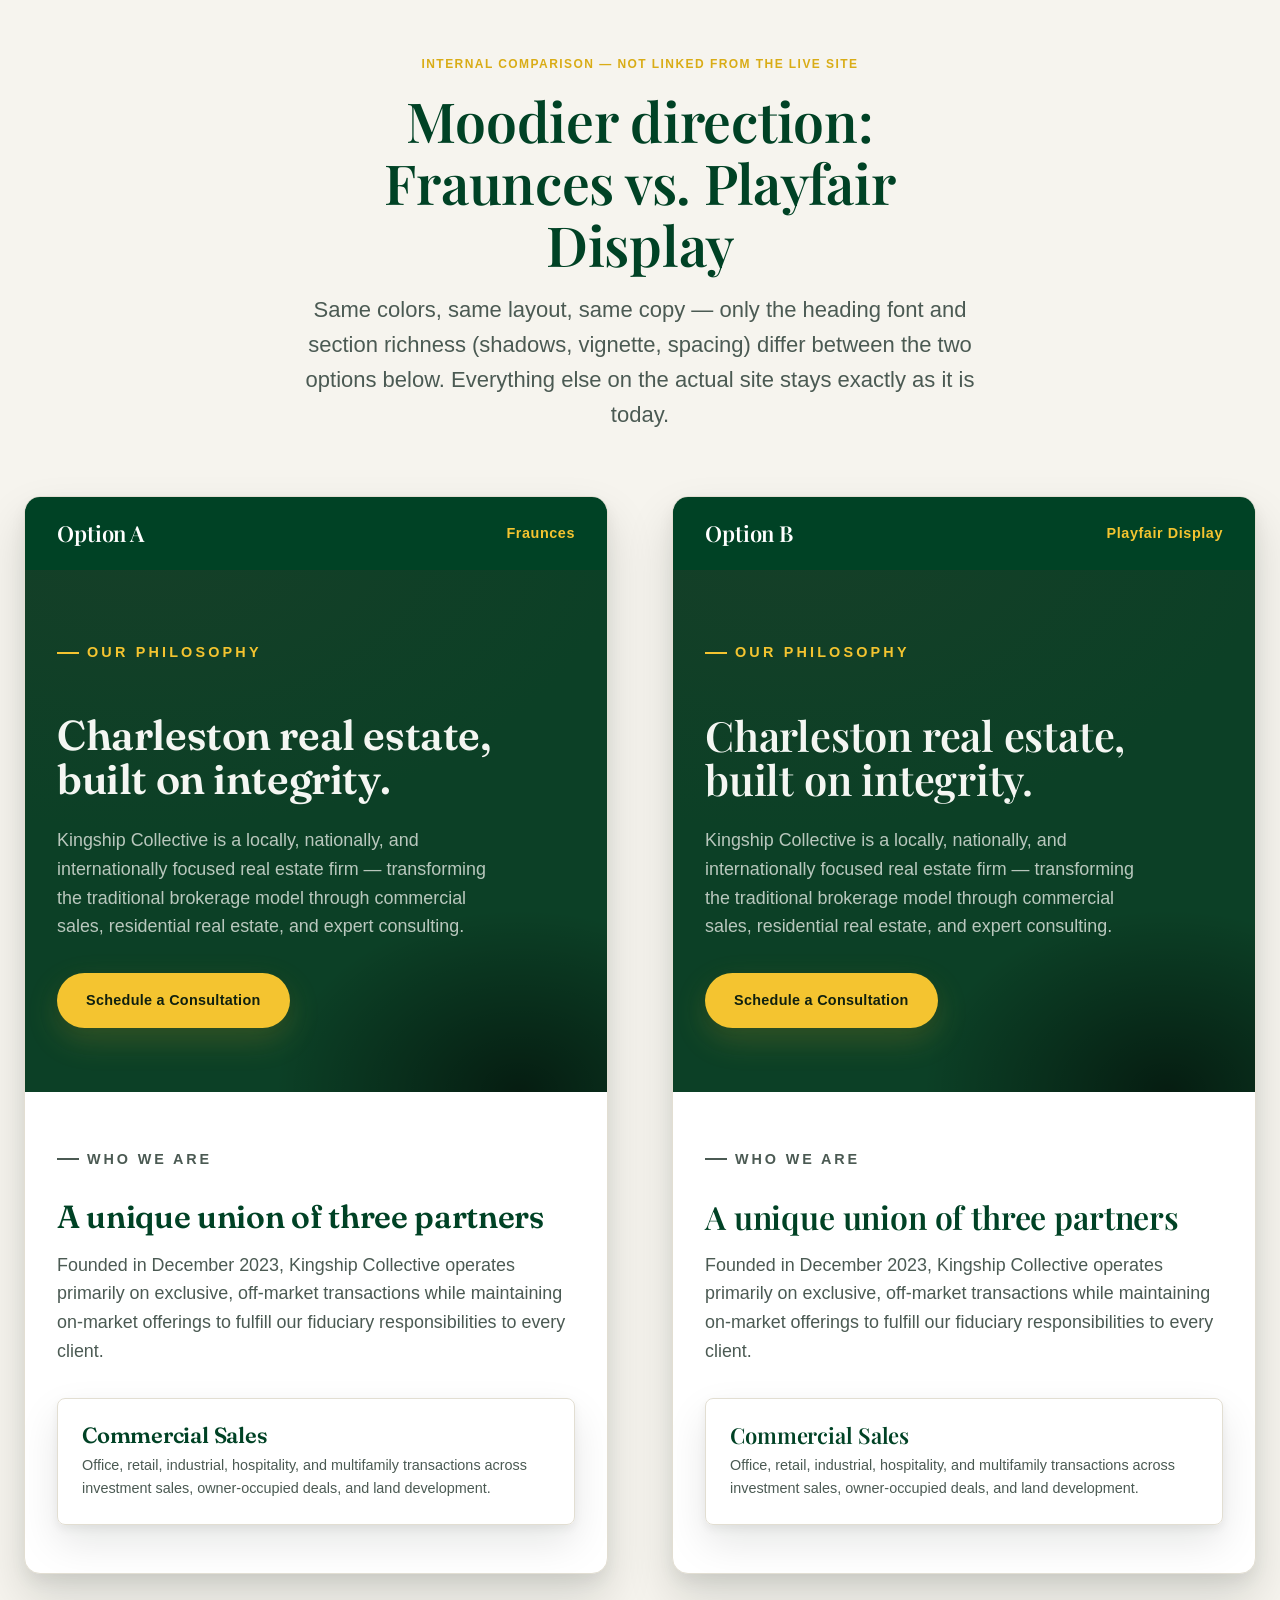
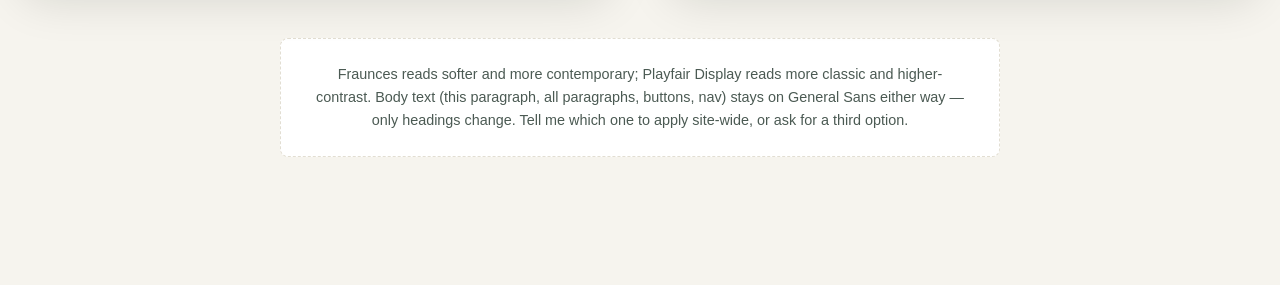
<file: compare-fonts.html>
<!doctype html>
<html lang="en">
<head>
<meta charset="UTF-8">
<meta name="viewport" content="width=device-width, initial-scale=1">
<title>Font &amp; Mood Comparison — Internal Only</title>
<meta name="robots" content="noindex, nofollow">
<link rel="icon" type="image/png" href="assets/images/favicon.png">
<link rel="stylesheet" href="assets/css/style.css">
<link rel="preconnect" href="https://fonts.googleapis.com">
<link rel="preconnect" href="https://fonts.gstatic.com" crossorigin>
<link href="https://fonts.googleapis.com/css2?family=Fraunces:opsz,wght@9..144,500;9..144,600;9..144,700&family=Playfair+Display:wght@500;600;700&display=swap" rel="stylesheet">
<style>
  /* Scoped to this comparison page only — not used anywhere in the live site */
  body { background: var(--color-bg-alt); padding: var(--space-6) 0 var(--space-9); }
  .compare-header { text-align: center; max-width: 720px; margin: 0 auto var(--space-7); padding-inline: var(--space-4); }
  .compare-header h1 { font-size: var(--step-4); color: var(--color-primary); margin-bottom: var(--space-3); }
  .compare-header p { color: var(--color-ink-muted); font-size: var(--step-1); }
  .compare-header .tag { display:inline-block; font-size:0.75rem; letter-spacing:0.12em; text-transform:uppercase; color: var(--color-accent-600); font-weight:700; margin-bottom: var(--space-3); }

  .compare-grid {
    display: grid;
    grid-template-columns: 1fr;
    gap: var(--space-7);
    max-width: 1400px;
    margin-inline: auto;
    padding-inline: var(--space-4);
  }
  @media (min-width: 1100px) {
    .compare-grid { grid-template-columns: 1fr 1fr; align-items: start; }
  }

  .option { border-radius: var(--radius-lg); overflow: hidden; border: 1px solid var(--color-border); background: var(--color-bg); box-shadow: var(--shadow-lg); }
  .option-label {
    padding: var(--space-4) var(--space-5);
    background: var(--color-primary);
    color: #fff;
    display: flex;
    align-items: center;
    justify-content: space-between;
    gap: var(--space-3);
  }
  .option-label h2 { font-size: var(--step-1); color: #fff; margin: 0; }
  .option-label span { font-size: var(--step--1); color: var(--color-accent); font-weight: 600; letter-spacing: 0.04em; }

  /* --- Moodier dark-section treatment, applied inside both options --- */
  .mood-dark {
    position: relative;
    background: radial-gradient(140% 100% at 20% -10%, #163f28 0%, var(--color-bg-dark) 60%);
    color: var(--color-ink-on-dark);
    padding: var(--space-7) var(--space-5);
    overflow: hidden;
  }
  .mood-dark::after {
    content: '';
    position: absolute; inset: 0;
    background: radial-gradient(60% 50% at 85% 100%, rgba(0,0,0,0.55), transparent 70%);
    pointer-events: none;
  }
  .mood-dark .eyebrow {
    position: relative; z-index: 1;
    letter-spacing: 0.22em;
    color: var(--color-accent);
  }
  .mood-dark h3 {
    position: relative; z-index: 1;
    font-size: clamp(1.9rem, 1.5rem + 2vw, 2.6rem);
    line-height: 1.08;
    margin: var(--space-3) 0 var(--space-4);
    font-weight: 600;
  }
  .mood-dark p {
    position: relative; z-index: 1;
    color: var(--color-ink-on-dark-muted);
    max-width: 46ch;
    margin-bottom: var(--space-5);
    transition: opacity 420ms cubic-bezier(0.16,1,0.3,1);
  }
  .mood-dark .btn {
    position: relative; z-index: 1;
    box-shadow: 0 12px 32px rgba(244,196,48,0.18), var(--shadow-md);
    transition: transform 420ms cubic-bezier(0.16,1,0.3,1), box-shadow 420ms cubic-bezier(0.16,1,0.3,1);
  }
  .mood-dark .btn:hover { transform: translateY(-2px); box-shadow: 0 16px 36px rgba(244,196,48,0.28), var(--shadow-lg); }

  .mood-light { padding: var(--space-6) var(--space-5); }
  .mood-light .eyebrow { letter-spacing: 0.2em; }
  .mood-light h4 {
    font-size: clamp(1.5rem, 1.2rem + 1.4vw, 2rem);
    color: var(--color-primary);
    margin: var(--space-2) 0 var(--space-3);
    font-weight: 600;
  }
  .mood-light p { color: var(--color-ink-muted); }

  .mood-card {
    margin-top: var(--space-5);
    padding: var(--space-4);
    border: 1px solid var(--color-border);
    border-radius: var(--radius-md);
    box-shadow: 0 18px 40px rgba(4,21,12,0.10), 0 4px 10px rgba(4,21,12,0.06);
  }
  .mood-card h5 { color: var(--color-primary); font-size: var(--step-1); font-weight: 600; margin-bottom: 0.4rem; }
  .mood-card p { color: var(--color-ink-muted); font-size: var(--step--1); }

  .fraunces h3, .fraunces h4, .fraunces h5 { font-family: 'Fraunces', Georgia, serif; letter-spacing: -0.01em; }
  .playfair h3, .playfair h4, .playfair h5 { font-family: 'Playfair Display', Georgia, serif; letter-spacing: -0.005em; }

  .compare-note {
    max-width: 720px;
    margin: var(--space-7) auto 0;
    padding: var(--space-4) var(--space-5);
    background: var(--color-bg);
    border: 1px dashed var(--color-border);
    border-radius: var(--radius-md);
    font-size: var(--step--1);
    color: var(--color-ink-muted);
    text-align: center;
  }
</style>
</head>
<body>

  <div class="compare-header">
    <span class="tag">Internal comparison — not linked from the live site</span>
    <h1>Moodier direction: Fraunces vs. Playfair Display</h1>
    <p>Same colors, same layout, same copy — only the heading font and section richness (shadows, vignette, spacing) differ between the two options below. Everything else on the actual site stays exactly as it is today.</p>
  </div>

  <div class="compare-grid">

    <div class="option fraunces">
      <div class="option-label">
        <h2>Option A</h2>
        <span>Fraunces</span>
      </div>
      <div class="mood-dark">
        <p class="eyebrow">Our Philosophy</p>
        <h3>Charleston real estate, built on integrity.</h3>
        <p>Kingship Collective is a locally, nationally, and internationally focused real estate firm — transforming the traditional brokerage model through commercial sales, residential real estate, and expert consulting.</p>
        <a class="btn btn-primary" href="#">Schedule a Consultation</a>
      </div>
      <div class="mood-light">
        <p class="eyebrow">Who We Are</p>
        <h4>A unique union of three partners</h4>
        <p>Founded in December 2023, Kingship Collective operates primarily on exclusive, off-market transactions while maintaining on-market offerings to fulfill our fiduciary responsibilities to every client.</p>
        <div class="mood-card">
          <h5>Commercial Sales</h5>
          <p>Office, retail, industrial, hospitality, and multifamily transactions across investment sales, owner-occupied deals, and land development.</p>
        </div>
      </div>
    </div>

    <div class="option playfair">
      <div class="option-label">
        <h2>Option B</h2>
        <span>Playfair Display</span>
      </div>
      <div class="mood-dark">
        <p class="eyebrow">Our Philosophy</p>
        <h3>Charleston real estate, built on integrity.</h3>
        <p>Kingship Collective is a locally, nationally, and internationally focused real estate firm — transforming the traditional brokerage model through commercial sales, residential real estate, and expert consulting.</p>
        <a class="btn btn-primary" href="#">Schedule a Consultation</a>
      </div>
      <div class="mood-light">
        <p class="eyebrow">Who We Are</p>
        <h4>A unique union of three partners</h4>
        <p>Founded in December 2023, Kingship Collective operates primarily on exclusive, off-market transactions while maintaining on-market offerings to fulfill our fiduciary responsibilities to every client.</p>
        <div class="mood-card">
          <h5>Commercial Sales</h5>
          <p>Office, retail, industrial, hospitality, and multifamily transactions across investment sales, owner-occupied deals, and land development.</p>
        </div>
      </div>
    </div>

  </div>

  <p class="compare-note">Fraunces reads softer and more contemporary; Playfair Display reads more classic and higher-contrast. Body text (this paragraph, all paragraphs, buttons, nav) stays on General Sans either way — only headings change. Tell me which one to apply site-wide, or ask for a third option.</p>

</body>
</html>
</file>
<file: assets/css/style.css>
/* ==========================================================================
   Kingship Collective — Design Tokens & Base Styles
   ========================================================================== */

@import url('https://api.fontshare.com/v2/css?f[]=general-sans@400,500,600,700&display=swap');
@import url('https://fonts.googleapis.com/css2?family=Playfair+Display:wght@500;600;700&display=swap');

:root{
  /* Brand colors */
  --color-primary: #004225;        /* British Racing Green */
  --color-primary-700: #00331d;
  --color-primary-600: #0a5834;
  --color-primary-500: #147044;
  --color-accent: #f4c430;         /* Saffron Yellow */
  --color-accent-600: #d9ac16;

  /* Neutrals */
  --color-bg: #ffffff;
  --color-bg-alt: #f6f4ee;         /* warm cream, alternates with white */
  --color-bg-dark: #0c4026;        /* sampled from the real logo artwork's background green */
  --color-ink: #10201a;            /* primary text — green-black, AA/AAA on white */
  --color-ink-muted: #4b5a53;
  --color-ink-on-dark: #f4f6f2;
  --color-ink-on-dark-muted: #b9c7bd;
  --color-border: #e2ded2;
  --color-border-on-dark: rgba(244,246,242,0.16);

  /* Semantic */
  --color-on-primary: #ffffff;
  --color-on-accent: #10200f;
  --color-focus-ring: #147044;

  /* Typography */
  --font-base: 'General Sans', 'Inter', -apple-system, BlinkMacSystemFont, 'Segoe UI', sans-serif;
  --font-heading: 'Playfair Display', Georgia, 'Times New Roman', serif;
  --step--1: clamp(0.83rem, 0.8rem + 0.15vw, 0.9rem);
  --step-0:  clamp(1rem, 0.96rem + 0.2vw, 1.125rem);
  --step-1:  clamp(1.2rem, 1.12rem + 0.4vw, 1.375rem);
  --step-2:  clamp(1.44rem, 1.3rem + 0.7vw, 1.75rem);
  --step-3:  clamp(1.8rem, 1.55rem + 1.2vw, 2.5rem);
  --step-4:  clamp(2.25rem, 1.85rem + 2vw, 3.5rem);
  --step-5:  clamp(2.75rem, 2.1rem + 3.2vw, 5rem);

  /* Spacing (8px rhythm) */
  --space-1: 0.5rem;
  --space-2: 0.75rem;
  --space-3: 1rem;
  --space-4: 1.5rem;
  --space-5: 2rem;
  --space-6: 3rem;
  --space-7: 4rem;
  --space-8: 6rem;
  --space-9: 8rem;

  /* Layout */
  --container-max: 1240px;
  --radius-sm: 4px;
  --radius-md: 8px;
  --radius-lg: 16px;

  /* Motion */
  --ease-out: cubic-bezier(0.16, 1, 0.3, 1);
  --dur-fast: 220ms;
  --dur-base: 340ms;
  --dur-slow: 600ms;

  /* Elevation */
  --shadow-sm: 0 1px 2px rgba(4,21,12,0.06), 0 1px 1px rgba(4,21,12,0.04);
  --shadow-md: 0 8px 24px rgba(4,21,12,0.08), 0 2px 8px rgba(4,21,12,0.05);
  --shadow-lg: 0 24px 48px rgba(4,21,12,0.14), 0 8px 16px rgba(4,21,12,0.06);
}

/* ==========================================================================
   Reset
   ========================================================================== */
*, *::before, *::after { box-sizing: border-box; }
* { margin: 0; }
html { -webkit-text-size-adjust: 100%; }
html, body { min-height: 100dvh; }
body {
  font-family: var(--font-base);
  font-size: var(--step-0);
  line-height: 1.6;
  color: var(--color-ink);
  background: var(--color-bg);
  -webkit-font-smoothing: antialiased;
  text-rendering: optimizeLegibility;
  overflow-x: hidden;
}
img, picture, svg, video { display: block; max-width: 100%; }
input, button, textarea, select { font: inherit; color: inherit; }
button { cursor: pointer; }
a { color: inherit; text-decoration: none; }
ul, ol { list-style: none; padding: 0; }
h1, h2, h3, h4, h5 { font-family: var(--font-heading); font-weight: 600; line-height: 1.12; letter-spacing: -0.005em; }

@media (prefers-reduced-motion: reduce) {
  *, *::before, *::after {
    animation-duration: 0.001ms !important;
    animation-iteration-count: 1 !important;
    transition-duration: 0.001ms !important;
    scroll-behavior: auto !important;
  }
}

/* ==========================================================================
   Focus states — accessibility
   ========================================================================== */
a:focus-visible,
button:focus-visible,
input:focus-visible,
textarea:focus-visible,
select:focus-visible,
[tabindex]:focus-visible {
  outline: 2px solid var(--color-focus-ring);
  outline-offset: 3px;
  border-radius: 2px;
}
.on-dark a:focus-visible,
.on-dark button:focus-visible {
  outline-color: var(--color-accent);
}

.skip-link {
  position: absolute;
  left: -9999px;
  top: 0;
  z-index: 1000;
  background: var(--color-primary);
  color: #fff;
  padding: 0.9rem 1.5rem;
  border-radius: 0 0 var(--radius-sm) 0;
}
.skip-link:focus {
  left: 0;
}

/* ==========================================================================
   Layout helpers
   ========================================================================== */
.container {
  width: 100%;
  max-width: var(--container-max);
  margin-inline: auto;
  padding-inline: var(--space-4);
}
@media (min-width: 768px) {
  .container { padding-inline: var(--space-6); }
}

.section { padding-block: var(--space-8); }
@media (max-width: 767px) {
  .section { padding-block: var(--space-7); }
}
.section--alt { background: var(--color-bg-alt); }
.section--dark { background: var(--color-bg-dark); color: var(--color-ink-on-dark); }
.who-we-are-band {
  position: relative;
  display: flex;
  align-items: flex-end;
  min-height: 92vh;
  background-color: var(--color-bg-dark);
  background-image:
    linear-gradient(0deg, rgba(4,21,12,0.75) 0%, rgba(4,21,12,0.55) 28%, rgba(4,21,12,0.26) 60%, rgba(4,21,12,0.2) 100%),
    url('../images/who-we-are-team.jpg?v=2');
  background-size: 100% 100%, contain;
  background-position: center, center;
  background-repeat: no-repeat, no-repeat;
  color: var(--color-ink-on-dark);
}
@media (max-width: 767px) {
  .who-we-are-band { min-height: 90vh; }
}

.eyebrow {
  display: inline-flex;
  align-items: center;
  gap: 0.5rem;
  font-size: var(--step--1);
  font-weight: 600;
  letter-spacing: 0.2em;
  text-transform: uppercase;
  color: var(--color-primary-500);
  margin-bottom: var(--space-3);
}
.on-dark .eyebrow, .section--dark .eyebrow { color: var(--color-accent); }
.eyebrow::before {
  content: '';
  width: 22px;
  height: 2px;
  background: currentColor;
  display: inline-block;
}

.section-head { max-width: 640px; margin-bottom: var(--space-6); }
.section-head h2 { font-size: var(--step-4); }
.section-head p { font-size: var(--step-1); color: var(--color-ink-muted); margin-top: var(--space-3); }
.section--dark .section-head p, .on-dark .section-head p { color: var(--color-ink-on-dark-muted); }

.grid { display: grid; gap: var(--space-5); }
.grid-2 { grid-template-columns: repeat(1, 1fr); }
.grid-3 { grid-template-columns: repeat(1, 1fr); }
.grid-4 { grid-template-columns: repeat(1, 1fr); }
@media (min-width: 768px) {
  .grid-2 { grid-template-columns: repeat(2, 1fr); }
  .grid-3 { grid-template-columns: repeat(3, 1fr); }
  .grid-4 { grid-template-columns: repeat(2, 1fr); }
}
@media (min-width: 1024px) {
  .grid-4 { grid-template-columns: repeat(4, 1fr); }
}

/* ==========================================================================
   Buttons
   ========================================================================== */
.btn {
  display: inline-flex;
  align-items: center;
  justify-content: center;
  gap: 0.55rem;
  padding: 0.95rem 1.75rem;
  font-size: var(--step--1);
  font-weight: 600;
  letter-spacing: 0.02em;
  border-radius: 999px;
  border: 1px solid transparent;
  min-height: 48px;
  transition: transform var(--dur-fast) var(--ease-out), background var(--dur-base) var(--ease-out), color var(--dur-base) var(--ease-out), border-color var(--dur-base) var(--ease-out), box-shadow var(--dur-base) var(--ease-out);
  white-space: nowrap;
}
.btn:active { transform: scale(0.97); }
.btn-primary {
  background: var(--color-accent);
  color: var(--color-on-accent);
  box-shadow: var(--shadow-sm);
}
.btn-primary:hover { background: var(--color-accent-600); box-shadow: var(--shadow-md); }
.hero .btn-primary, .page-hero .btn-primary, .cta-band .btn-primary {
  box-shadow: 0 12px 32px rgba(244,196,48,0.18), var(--shadow-md);
}
.hero .btn-primary:hover, .page-hero .btn-primary:hover, .cta-band .btn-primary:hover {
  box-shadow: 0 16px 36px rgba(244,196,48,0.28), var(--shadow-lg);
}
.btn-outline {
  background: transparent;
  border-color: currentColor;
  color: var(--color-primary);
}
.btn-outline:hover { background: var(--color-primary); color: #fff; border-color: var(--color-primary); }
.on-dark .btn-outline, .section--dark .btn-outline { color: var(--color-ink-on-dark); }
.on-dark .btn-outline:hover, .section--dark .btn-outline:hover { background: var(--color-ink-on-dark); color: var(--color-bg-dark); }

/* ==========================================================================
   Header / Navigation
   ========================================================================== */
.site-header {
  position: fixed;
  top: 0; left: 0; right: 0;
  z-index: 500;
  padding-block: var(--space-4);
  transition: padding var(--dur-base) var(--ease-out), background var(--dur-base) var(--ease-out), box-shadow var(--dur-base) var(--ease-out);
}
.site-header::before {
  content: '';
  position: absolute; inset: 0;
  background: var(--color-bg-dark);
  opacity: 0.92;
  z-index: -1;
  transition: opacity var(--dur-base) var(--ease-out);
}
.site-header.is-scrolled {
  padding-block: var(--space-2);
  box-shadow: var(--shadow-md);
}
.site-header .container {
  display: flex;
  align-items: center;
  justify-content: space-between;
  gap: var(--space-4);
}

.brand { display: flex; align-items: center; gap: 0.65rem; color: #fff; }
.brand img { border-radius: 50%; flex-shrink: 0; }

.nav-links {
  display: none;
  align-items: center;
  gap: var(--space-5);
}
@media (min-width: 960px) { .nav-links { display: flex; } }
.nav-links a {
  position: relative;
  color: var(--color-ink-on-dark-muted);
  font-size: var(--step--1);
  font-weight: 500;
  letter-spacing: 0.02em;
  padding-block: 0.4rem;
  transition: color var(--dur-fast) var(--ease-out);
}
.nav-links a::after {
  content: '';
  position: absolute; left: 0; right: 100%; bottom: 0;
  height: 2px;
  background: var(--color-accent);
  transition: right var(--dur-base) var(--ease-out);
}
.nav-links a:hover, .nav-links a[aria-current="page"] { color: #fff; }
.nav-links a:hover::after, .nav-links a[aria-current="page"]::after { right: 0; }

.nav-dropdown { position: relative; }
.nav-dropdown-trigger { display: inline-flex; align-items: center; gap: 0.3rem; }
.nav-caret { transition: transform var(--dur-fast) var(--ease-out); }
.nav-dropdown:hover .nav-caret, .nav-dropdown:focus-within .nav-caret { transform: rotate(180deg); }
.nav-dropdown-menu {
  position: absolute;
  top: 100%;
  left: 0;
  margin-top: var(--space-3);
  min-width: 170px;
  background: var(--color-bg-dark);
  border: 1px solid var(--color-border-on-dark);
  border-radius: var(--radius-md);
  box-shadow: var(--shadow-lg);
  padding: 0.4rem;
  opacity: 0;
  visibility: hidden;
  transform: translateY(6px);
  transition: opacity var(--dur-fast) var(--ease-out), transform var(--dur-fast) var(--ease-out), visibility var(--dur-fast);
  z-index: 20;
}
.nav-dropdown:hover .nav-dropdown-menu,
.nav-dropdown:focus-within .nav-dropdown-menu {
  opacity: 1;
  visibility: visible;
  transform: translateY(0);
}
.nav-dropdown-menu a {
  display: block;
  padding: 0.65rem 0.85rem;
  border-radius: var(--radius-sm);
  font-size: var(--step--1);
  font-weight: 600;
  color: var(--color-on-accent);
  background: var(--color-accent);
  white-space: nowrap;
  transition: background var(--dur-fast) var(--ease-out);
}
.nav-dropdown-menu a + a { margin-top: 0.35rem; }
.nav-dropdown-menu a:hover, .nav-dropdown-menu a:focus-visible { background: var(--color-accent-600); }
.nav-dropdown-menu a::after { content: none; }

.header-actions { display: flex; align-items: center; gap: var(--space-3); }
.header-actions .btn-primary { display: none; }
@media (min-width: 960px) { .header-actions .btn-primary { display: inline-flex; } }

.nav-toggle {
  display: flex;
  align-items: center;
  justify-content: center;
  width: 44px; height: 44px;
  background: transparent;
  border: 1px solid var(--color-border-on-dark);
  border-radius: var(--radius-sm);
  color: #fff;
}
@media (min-width: 960px) { .nav-toggle { display: none; } }
.nav-toggle svg { width: 20px; height: 20px; }

.mobile-nav {
  position: fixed;
  inset: 0;
  z-index: 600;
  background: var(--color-bg-dark);
  display: flex;
  flex-direction: column;
  padding: var(--space-5) var(--space-4);
  transform: translateX(100%);
  transition: transform var(--dur-slow) var(--ease-out);
}
.mobile-nav.is-open { transform: translateX(0); }
.mobile-nav-top { display: flex; justify-content: flex-end; }
.mobile-nav ul { display: flex; flex-direction: column; gap: var(--space-1); margin-top: var(--space-6); }
.mobile-nav a {
  display: block;
  padding: var(--space-3) 0;
  font-size: var(--step-3);
  color: var(--color-ink-on-dark);
  border-bottom: 1px solid var(--color-border-on-dark);
}
.mobile-nav-sub { margin: 0.25rem 0 0.75rem; padding-left: var(--space-4); border-bottom: 1px solid var(--color-border-on-dark); }
.mobile-nav-sub li:last-child a { border-bottom: none; }
.mobile-nav-sub a {
  padding-block: var(--space-2);
  font-size: var(--step-1);
  color: var(--color-ink-on-dark-muted);
  border-bottom: 1px solid var(--color-border-on-dark);
}
.mobile-nav .btn { margin-top: var(--space-5); width: 100%; }
body.nav-open { overflow: hidden; }

/* ==========================================================================
   Hero
   ========================================================================== */
.hero {
  position: relative;
  min-height: 100dvh;
  display: flex;
  align-items: center;
  background-color: var(--color-bg-dark);
  background-image:
    linear-gradient(180deg, rgba(12,64,38,0.3), rgba(12,64,38,0.78)),
    radial-gradient(120% 120% at 15% 0%, rgba(10,88,52,0.6) 0%, rgba(12,64,38,0.6) 55%),
    url('../images/hero-charleston.jpg');
  background-size: 100% 100%, 100% 100%, auto 72%;
  background-position: center, center, center;
  background-repeat: no-repeat, no-repeat, no-repeat;
  color: var(--color-ink-on-dark);
  overflow: hidden;
  padding-top: 13rem;
  padding-bottom: var(--space-7);
}
.hero::after {
  content: '';
  position: absolute;
  inset: 0;
  z-index: 1;
  background: radial-gradient(60% 55% at 88% 100%, rgba(0,0,0,0.5), transparent 70%);
  pointer-events: none;
}
.hero-skyline {
  position: absolute;
  bottom: 0; left: 0; right: 0;
  width: 100%;
  opacity: 0.16;
  pointer-events: none;
}
.hero-grid {
  position: relative;
  z-index: 2;
}
.hero h1 {
  font-size: var(--step-5);
  max-width: 16ch;
}
.hero h1 em {
  font-style: normal;
  color: var(--color-accent);
}
.hero p.lead {
  font-size: var(--step-1);
  color: var(--color-ink-on-dark-muted);
  max-width: 46ch;
  margin-top: var(--space-4);
}
.hero-actions { display: flex; flex-wrap: wrap; gap: var(--space-3); margin-top: var(--space-6); }
.hero-badge {
  display: inline-flex; align-items: center; gap: 0.6rem;
  padding: 0.5rem 1rem;
  border: 1px solid var(--color-border-on-dark);
  border-radius: 999px;
  font-size: var(--step--1);
  color: var(--color-ink-on-dark-muted);
  margin-bottom: var(--space-4);
}
.hero-badge .dot { width: 6px; height: 6px; border-radius: 50%; background: var(--color-accent); }


.scroll-cue {
  position: absolute;
  bottom: var(--space-4);
  left: 50%;
  transform: translateX(-50%);
  display: flex; flex-direction: column; align-items: center; gap: 0.4rem;
  font-size: 0.7rem;
  letter-spacing: 0.18em;
  text-transform: uppercase;
  color: var(--color-ink-on-dark-muted);
  z-index: 2;
}
.scroll-cue .line { width: 1px; height: 28px; background: linear-gradient(var(--color-accent), transparent); animation: scrollcue 1.8s var(--ease-out) infinite; }
@keyframes scrollcue { 0% { transform: scaleY(0); transform-origin: top; } 50% { transform: scaleY(1); transform-origin: top; } 51% { transform-origin: bottom; } 100% { transform: scaleY(0); transform-origin: bottom; } }

/* ==========================================================================
   Stats
   ========================================================================== */
.stats-strip {
  position: relative;
  z-index: 2;
  background: var(--color-bg-dark);
  border-top: 1px solid var(--color-border-on-dark);
}
.stats-grid {
  display: grid;
  grid-template-columns: repeat(2, 1fr);
  gap: var(--space-5);
  padding-block: var(--space-6);
}
@media (min-width: 768px) { .stats-grid { grid-template-columns: repeat(4, 1fr); } }
.stat { text-align: left; }
.stat .num {
  font-size: var(--step-3);
  font-weight: 600;
  color: var(--color-accent);
  display: inline-flex;
  font-variant-numeric: tabular-nums;
}
.stat .label { display: block; margin-top: 0.35rem; font-size: var(--step--1); color: var(--color-ink-on-dark-muted); }

/* ==========================================================================
   Pillars (Dream it / Build it / Grow it)
   ========================================================================== */
.pillars { display: grid; gap: var(--space-5); }
@media (min-width: 900px) { .pillars { grid-template-columns: repeat(3, 1fr); } }
.pillar {
  padding: var(--space-6) var(--space-5);
  border: 1px solid var(--color-border);
  border-radius: var(--radius-lg);
  background: var(--color-bg);
  transition: transform var(--dur-base) var(--ease-out), box-shadow var(--dur-base) var(--ease-out), border-color var(--dur-base) var(--ease-out);
}
.pillar:hover { transform: translateY(-6px); box-shadow: var(--shadow-lg); border-color: transparent; }
.pillar .index { font-size: var(--step--1); font-weight: 600; color: var(--color-primary-500); letter-spacing: 0.1em; }
.pillar h3 { font-size: var(--step-2); margin-top: var(--space-2); color: var(--color-primary); }
.pillar blockquote { margin-top: var(--space-4); font-size: var(--step-0); color: var(--color-ink-muted); font-style: italic; border-left: 2px solid var(--color-accent); padding-left: var(--space-3); }

/* ==========================================================================
   Cards — services / team
   ========================================================================== */
.card {
  position: relative;
  background: var(--color-bg);
  border: 1px solid var(--color-border);
  border-radius: var(--radius-lg);
  padding: var(--space-5);
  overflow: hidden;
  transition: transform var(--dur-base) var(--ease-out), box-shadow var(--dur-base) var(--ease-out);
}
.card:hover { transform: translateY(-6px); box-shadow: var(--shadow-lg); }
.card-icon {
  display: inline-flex; align-items: center; justify-content: center;
  width: 52px; height: 52px;
  border-radius: var(--radius-md);
  background: var(--color-primary);
  color: var(--color-accent);
  margin-bottom: var(--space-4);
}
.card-icon svg { width: 26px; height: 26px; }
.card h3 { font-size: var(--step-1); color: var(--color-primary); margin-bottom: var(--space-2); }
.card p { color: var(--color-ink-muted); }
.card-link { display: inline-flex; align-items: center; gap: 0.4rem; margin-top: var(--space-4); font-weight: 600; font-size: var(--step--1); color: var(--color-primary); }
.card-link svg { width: 16px; height: 16px; transition: transform var(--dur-fast) var(--ease-out); }
.card:hover .card-link svg { transform: translateX(4px); }

/* Team */
.team-card { text-align: left; }
.avatar {
  width: 200px;
  height: 200px;
  max-width: 100%;
  border-radius: 50%;
  object-fit: cover;
  display: block;
  margin-bottom: var(--space-4);
  box-shadow: var(--shadow-md);
}
.avatar-placeholder {
  display: flex;
  align-items: center;
  justify-content: center;
  background: var(--color-bg-alt);
  border: 1px solid var(--color-border);
  color: var(--color-primary);
  font-family: var(--font-heading);
  font-size: var(--step-2);
}
.team-card h3 { font-size: var(--step-1); color: var(--color-primary); }
.team-card .role { font-size: var(--step--1); color: var(--color-primary-500); font-weight: 600; letter-spacing: 0.04em; text-transform: uppercase; margin-top: 0.2rem; }
.team-card .contact-links { margin-top: var(--space-3); display: flex; flex-direction: column; gap: 0.4rem; font-size: var(--step--1); }
.team-card .contact-links a { display: inline-flex; align-items: center; gap: 0.5rem; color: var(--color-ink-muted); transition: color var(--dur-fast); }
.team-card .contact-links a:hover { color: var(--color-primary); }
.team-card .contact-links svg { width: 16px; height: 16px; flex-shrink: 0; }

/* ==========================================================================
   Feature rows (services page)
   ========================================================================== */
.feature-row {
  display: grid;
  gap: var(--space-6);
  align-items: center;
  padding-block: var(--space-8);
}
@media (min-width: 900px) { .feature-row { grid-template-columns: 1fr 1fr; } }
.feature-row.is-reverse .feature-visual { order: -1; }
.feature-visual {
  border-radius: var(--radius-lg);
  background: var(--color-bg-alt);
  border: 1px solid var(--color-border);
  aspect-ratio: 5/4;
  display: flex; align-items: center; justify-content: center;
  overflow: hidden;
}
.feature-visual svg { width: 60%; height: 60%; }
.feature-visual--photo {
  background-size: cover;
  background-position: center;
}
.feature-visual--commercial {
  background-image: linear-gradient(160deg, rgba(0,66,37,0.02), rgba(12,64,38,0.08)), url('../images/commercial-building.jpg');
}
.feature-visual--residential {
  background-image: linear-gradient(160deg, rgba(0,66,37,0.02), rgba(12,64,38,0.08)), url('../images/residential-home.webp');
}
.feature-visual--consulting {
  filter: brightness(0.7);
  background-image: linear-gradient(160deg, rgba(0,66,37,0.02), rgba(12,64,38,0.08)), url('../images/consulting-team.jpg');
}
.feature-copy .eyebrow { color: var(--color-primary-500); }
.feature-copy h2 { font-size: var(--step-3); color: var(--color-primary); margin-bottom: var(--space-3); }
.feature-copy p { color: var(--color-ink-muted); margin-bottom: var(--space-4); }
.feature-list { display: flex; flex-direction: column; gap: 0.65rem; }
.feature-list li { display: flex; gap: 0.6rem; align-items: flex-start; }
.feature-list svg { width: 20px; height: 20px; flex-shrink: 0; color: var(--color-primary-500); margin-top: 2px; }
.property-search-badge {
  display: inline-flex;
  align-items: center;
  gap: 0.4rem;
  padding: 0.5rem 1rem;
  border-radius: 999px;
  background: var(--color-primary);
  color: #fff;
  font-size: var(--step--1);
  font-weight: 600;
  white-space: nowrap;
  box-shadow: var(--shadow-sm);
  transition: background var(--dur-fast) var(--ease-out), transform var(--dur-fast) var(--ease-out);
}
.property-search-badge:hover { background: var(--color-accent); color: var(--color-on-accent); transform: translateY(-1px); }

/* ==========================================================================
   CTA band
   ========================================================================== */
.cta-band {
  position: relative;
  background: var(--color-primary);
  color: #fff;
  border-radius: var(--radius-lg);
  padding: var(--space-8) var(--space-5);
  text-align: center;
  overflow: hidden;
}
.cta-band h2 { font-size: var(--step-4); max-width: 20ch; margin-inline: auto; }
.cta-band p { margin-top: var(--space-3); color: rgba(244,246,242,0.78); max-width: 50ch; margin-inline: auto; }
.cta-band .hero-actions { justify-content: center; margin-top: var(--space-6); }
.cta-band::before {
  content: '';
  position: absolute; top: -40%; right: -10%;
  width: 60%; aspect-ratio: 1;
  background: radial-gradient(circle, rgba(244,196,48,0.25), transparent 70%);
}

/* ==========================================================================
   Footer
   ========================================================================== */
.site-footer { background: var(--color-bg-dark); color: var(--color-ink-on-dark-muted); padding-block: var(--space-8) var(--space-5); }
.footer-grid { display: grid; gap: var(--space-6); grid-template-columns: 1.3fr repeat(3, 1fr); }
@media (max-width: 900px) { .footer-grid { grid-template-columns: repeat(2, 1fr); } }
@media (max-width: 560px) { .footer-grid { grid-template-columns: 1fr; } }
.footer-brand .brand { margin-bottom: var(--space-3); }
.footer-brand p { max-width: 32ch; font-size: var(--step--1); }
.footer-col h4 { color: var(--color-ink-on-dark); font-size: var(--step--1); letter-spacing: 0.08em; text-transform: uppercase; margin-bottom: var(--space-3); }
.footer-col ul { display: flex; flex-direction: column; gap: 0.6rem; }
.footer-col a { font-size: var(--step--1); transition: color var(--dur-fast); }
.footer-col a:hover { color: var(--color-accent); }
.footer-social { display: flex; gap: 0.75rem; margin-top: var(--space-4); }
.footer-social a {
  width: 44px; height: 44px;
  display: flex; align-items: center; justify-content: center;
  border: 1px solid var(--color-border-on-dark);
  border-radius: 50%;
  transition: background var(--dur-fast), border-color var(--dur-fast);
}
.footer-social a:hover { background: var(--color-accent); border-color: var(--color-accent); color: var(--color-bg-dark); }
.footer-social svg { width: 18px; height: 18px; }
.footer-bottom {
  margin-top: var(--space-7);
  padding-top: var(--space-4);
  border-top: 1px solid var(--color-border-on-dark);
  display: flex; flex-wrap: wrap; justify-content: space-between; gap: var(--space-2);
  font-size: 0.8rem;
}

/* ==========================================================================
   Page hero (interior pages)
   ========================================================================== */
.page-hero {
  position: relative;
  padding-top: 13rem;
  padding-bottom: var(--space-8);
  background-color: var(--color-bg-dark);
  background-image:
    linear-gradient(180deg, rgba(12,64,38,0.45), rgba(12,64,38,0.82)),
    radial-gradient(120% 120% at 15% 0%, rgba(10,88,52,0.6) 0%, rgba(12,64,38,0.6) 60%),
    url('../images/hero-charleston.jpg');
  background-size: 100% 100%, 100% 100%, auto 55%;
  background-position: center, center, center 65%;
  background-repeat: no-repeat, no-repeat, no-repeat;
  color: var(--color-ink-on-dark);
}
.page-hero::after {
  content: '';
  position: absolute;
  inset: 0;
  z-index: 1;
  background: radial-gradient(60% 60% at 88% 100%, rgba(0,0,0,0.45), transparent 70%);
  pointer-events: none;
}
.page-hero > .container { position: relative; z-index: 2; }
.page-hero--contact {
  background-position: center, center, center 85%;
}
.page-hero h1 { font-size: var(--step-4); max-width: 20ch; }
.page-hero p { margin-top: var(--space-3); font-size: var(--step-1); color: var(--color-ink-on-dark-muted); max-width: 55ch; }
.breadcrumb { display: flex; gap: 0.5rem; align-items: center; font-size: var(--step--1); color: var(--color-ink-on-dark-muted); margin-bottom: var(--space-4); }
.breadcrumb a:hover { color: var(--color-accent); }

/* ==========================================================================
   Forms
   ========================================================================== */
.form-grid { display: grid; gap: var(--space-4); }
@media (min-width: 700px) { .form-grid.two-col { grid-template-columns: 1fr 1fr; } }
.field { display: flex; flex-direction: column; gap: 0.5rem; }
.field.full { grid-column: 1 / -1; }
.field label { font-size: var(--step--1); font-weight: 600; color: var(--color-primary); }
.field .req { color: var(--color-primary-500); }
.field input, .field textarea, .field select {
  border: 1px solid var(--color-border);
  border-radius: var(--radius-sm);
  padding: 0.85rem 1rem;
  min-height: 48px;
  background: var(--color-bg);
  transition: border-color var(--dur-fast), box-shadow var(--dur-fast);
}
.field textarea { min-height: 140px; resize: vertical; }
.field input:focus, .field textarea:focus, .field select:focus {
  border-color: var(--color-primary);
  box-shadow: 0 0 0 3px rgba(0,66,37,0.12);
  outline: none;
}
.field .hint { font-size: 0.8rem; color: var(--color-ink-muted); }
.form-status { margin-top: var(--space-3); font-size: var(--step--1); font-weight: 600; display: none; padding: 0.85rem 1rem; border-radius: var(--radius-sm); }
.form-status.is-success { display: block; background: rgba(0,66,37,0.08); color: var(--color-primary); }
.form-status.is-error { display: block; background: rgba(197,48,48,0.08); color: #b33a2f; }

.contact-info-card {
  background: var(--color-bg-dark);
  color: var(--color-ink-on-dark);
  border-radius: var(--radius-lg);
  padding: var(--space-5);
}
.contact-info-card h3 { color: #fff; font-size: var(--step-1); margin-bottom: var(--space-4); }
.contact-info-row { display: flex; gap: 0.8rem; align-items: flex-start; padding-block: var(--space-3); border-top: 1px solid var(--color-border-on-dark); }
.contact-info-row:first-of-type { border-top: none; }
.contact-info-row svg { width: 20px; height: 20px; color: var(--color-accent); flex-shrink: 0; margin-top: 2px; }
.contact-info-row a, .contact-info-row span { color: var(--color-ink-on-dark-muted); font-size: var(--step--1); }
.contact-info-row a:hover { color: #fff; }
.map-frame { border-radius: var(--radius-lg); overflow: hidden; border: 1px solid var(--color-border); margin-top: var(--space-5); }
.map-frame iframe { width: 100%; height: 280px; border: 0; display: block; }

/* ==========================================================================
   Reveal animation utility (JS toggles .is-visible via IntersectionObserver
   as a no-JS-required fallback; GSAP enhances timing when available)
   ========================================================================== */
.reveal { opacity: 0; transform: translateY(24px); }
.reveal.is-visible { opacity: 1 !important; transform: translateY(0) !important; transition: opacity 750ms var(--ease-out), transform 750ms var(--ease-out); }
@media (prefers-reduced-motion: reduce) {
  .reveal { opacity: 1; transform: none; }
}

/* ==========================================================================
   Utility
   ========================================================================== */
.text-center { text-align: center; }
.mt-6 { margin-top: var(--space-6); }
.visually-hidden {
  position: absolute; width: 1px; height: 1px; padding: 0; margin: -1px;
  overflow: hidden; clip: rect(0,0,0,0); white-space: nowrap; border: 0;
}
</file>
